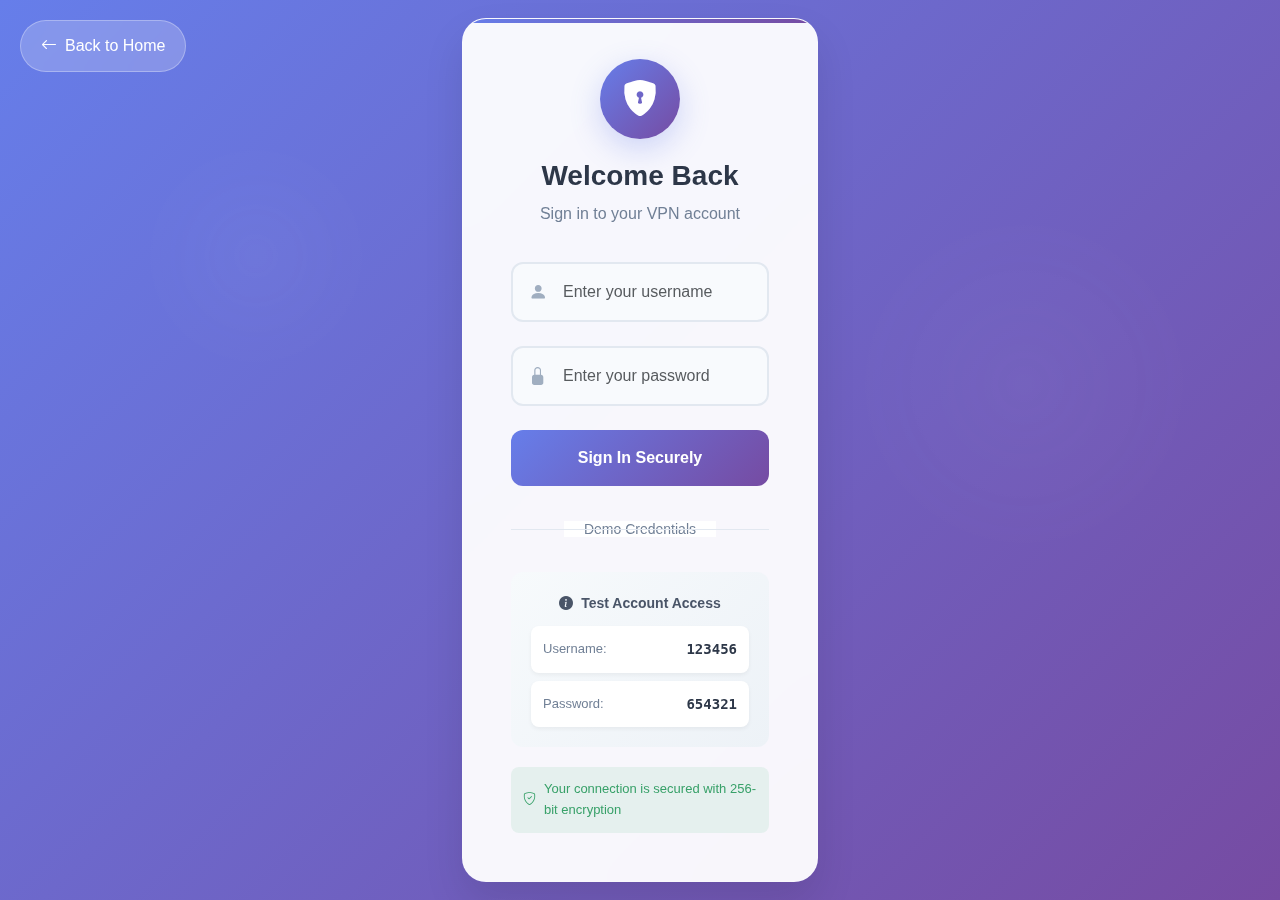
<file: frontend/login.html>
<!DOCTYPE html>
<html lang="en">
<head>
    <meta charset="UTF-8">
    <meta name="viewport" content="width=device-width, initial-scale=1.0">
    <title>Login - VPN Management</title>
    <link href="https://cdn.jsdelivr.net/npm/bootstrap@5.3.0/dist/css/bootstrap.min.css" rel="stylesheet">
    <link href="https://cdn.jsdelivr.net/npm/bootstrap-icons@1.11.0/font/bootstrap-icons.css" rel="stylesheet">
    <link rel="stylesheet" href="css/style.css">
    <style>
        .login-container {
            background: linear-gradient(135deg, #667eea 0%, #764ba2 100%);
            min-height: 100vh;
            position: relative;
            overflow: hidden;
        }
        
        .login-container::before {
            content: '';
            position: absolute;
            top: 0;
            left: 0;
            right: 0;
            bottom: 0;
            background: url('data:image/svg+xml,<svg xmlns="http://www.w3.org/2000/svg" viewBox="0 0 1000 1000"><defs><radialGradient id="a" cx="50%" cy="50%" r="50%"><stop offset="0%" style="stop-color:rgba(255,255,255,0.1)"/><stop offset="100%" style="stop-color:rgba(255,255,255,0)"/></radialGradient></defs><circle cx="200" cy="200" r="100" fill="url(%23a)"/><circle cx="800" cy="300" r="150" fill="url(%23a)"/><circle cx="400" cy="800" r="120" fill="url(%23a)"/></svg>') no-repeat;
            background-size: cover;
            opacity: 0.3;
        }
        
        .back-nav {
            position: absolute;
            top: 20px;
            left: 20px;
            z-index: 10;
        }
        
        .back-btn {
            background: rgba(255, 255, 255, 0.2);
            backdrop-filter: blur(10px);
            border: 1px solid rgba(255, 255, 255, 0.3);
            color: white;
            padding: 12px 20px;
            border-radius: 50px;
            text-decoration: none;
            display: flex;
            align-items: center;
            gap: 8px;
            font-weight: 500;
            transition: all 0.3s ease;
        }
        
        .back-btn:hover {
            background: rgba(255, 255, 255, 0.3);
            color: white;
            transform: translateX(-5px);
        }
        
        .login-card {
            background: rgba(255, 255, 255, 0.95);
            backdrop-filter: blur(20px);
            border: 1px solid rgba(255, 255, 255, 0.2);
            border-radius: 24px;
            box-shadow: 0 20px 40px rgba(0, 0, 0, 0.1);
            position: relative;
            z-index: 5;
            overflow: hidden;
        }
        
        .login-card::before {
            content: '';
            position: absolute;
            top: 0;
            left: 0;
            right: 0;
            height: 4px;
            background: linear-gradient(90deg, #667eea 0%, #764ba2 100%);
        }
        
        .login-header {
            text-align: center;
            padding: 40px 0 20px;
        }
        
        .login-logo {
            width: 80px;
            height: 80px;
            background: linear-gradient(135deg, #667eea 0%, #764ba2 100%);
            border-radius: 50%;
            display: flex;
            align-items: center;
            justify-content: center;
            margin: 0 auto 20px;
            box-shadow: 0 10px 30px rgba(102, 126, 234, 0.3);
        }
        
        .login-logo i {
            font-size: 36px;
            color: white;
        }
        
        .login-title {
            font-size: 28px;
            font-weight: 700;
            color: #2d3748;
            margin-bottom: 8px;
        }
        
        .login-subtitle {
            color: #718096;
            font-size: 16px;
            font-weight: 400;
        }
        
        .form-group {
            position: relative;
            margin-bottom: 24px;
        }
        
        .form-control-modern {
            background: rgba(247, 250, 252, 0.8);
            border: 2px solid #e2e8f0;
            border-radius: 12px;
            padding: 16px 20px 16px 50px;
            font-size: 16px;
            font-weight: 500;
            transition: all 0.3s ease;
            height: auto;
        }
        
        .form-control-modern:focus {
            background: white;
            border-color: #667eea;
            box-shadow: 0 0 0 4px rgba(102, 126, 234, 0.1);
            transform: translateY(-2px);
        }
        
        .input-icon {
            position: absolute;
            left: 18px;
            top: 50%;
            transform: translateY(-50%);
            color: #a0aec0;
            font-size: 18px;
            z-index: 2;
        }
        
        .form-control-modern:focus + .input-icon {
            color: #667eea;
        }
        
        .btn-login {
            background: linear-gradient(135deg, #667eea 0%, #764ba2 100%);
            border: none;
            border-radius: 12px;
            padding: 16px;
            font-size: 16px;
            font-weight: 600;
            color: white;
            width: 100%;
            position: relative;
            overflow: hidden;
            transition: all 0.3s ease;
        }
        
        .btn-login:hover {
            transform: translateY(-2px);
            box-shadow: 0 10px 25px rgba(102, 126, 234, 0.4);
        }
        
        .btn-login:active {
            transform: translateY(0);
        }
        
        .btn-login.loading {
            pointer-events: none;
        }
        
        .loading-spinner {
            display: none;
        }
        
        .btn-login.loading .btn-text {
            opacity: 0;
        }
        
        .btn-login.loading .loading-spinner {
            display: inline-block;
        }
        
        .divider {
            text-align: center;
            margin: 30px 0;
            position: relative;
        }
        
        .divider::before {
            content: '';
            position: absolute;
            top: 50%;
            left: 0;
            right: 0;
            height: 1px;
            background: #e2e8f0;
        }
        
        .divider span {
            background: rgba(255, 255, 255, 0.95);
            padding: 0 20px;
            color: #718096;
            font-size: 14px;
            font-weight: 500;
        }
        
        .demo-credentials {
            background: linear-gradient(135deg, #f7fafc 0%, #edf2f7 100%);
            border-radius: 12px;
            padding: 20px;
            text-align: center;
            margin-top: 20px;
        }
        
        .demo-title {
            font-size: 14px;
            font-weight: 600;
            color: #4a5568;
            margin-bottom: 12px;
        }
        
        .demo-cred {
            background: white;
            border-radius: 8px;
            padding: 12px;
            margin-bottom: 8px;
            display: flex;
            justify-content: space-between;
            align-items: center;
            box-shadow: 0 2px 4px rgba(0, 0, 0, 0.05);
        }
        
        .demo-cred:last-child {
            margin-bottom: 0;
        }
        
        .demo-label {
            font-size: 13px;
            color: #718096;
            font-weight: 500;
        }
        
        .demo-value {
            font-size: 14px;
            font-weight: 600;
            color: #2d3748;
            font-family: 'Monaco', 'Consolas', monospace;
        }
        
        .alert-modern {
            border: none;
            border-radius: 12px;
            padding: 16px 20px;
            margin-bottom: 24px;
            font-weight: 500;
        }
        
        .alert-danger {
            background: linear-gradient(135deg, #fed7d7 0%, #feb2b2 100%);
            color: #c53030;
            border-left: 4px solid #e53e3e;
        }
        
        .security-badge {
            display: flex;
            align-items: center;
            justify-content: center;
            gap: 8px;
            margin-top: 20px;
            padding: 12px;
            background: rgba(72, 187, 120, 0.1);
            border-radius: 8px;
            color: #38a169;
            font-size: 13px;
            font-weight: 500;
        }
        
        @media (max-width: 768px) {
            .back-nav {
                top: 10px;
                left: 10px;
            }
            
            .login-card {
                margin: 20px;
                border-radius: 16px;
            }
            
            .login-title {
                font-size: 24px;
            }
            
            .form-control-modern {
                padding: 14px 16px 14px 45px;
            }
        }
        
        .animate-fade-in {
            animation: fadeInUp 0.6s ease-out;
        }
        
        @keyframes fadeInUp {
            from {
                opacity: 0;
                transform: translateY(30px);
            }
            to {
                opacity: 1;
                transform: translateY(0);
            }
        }
    </style>
</head>
<body>
    <div class="login-container">
        <!-- Back Navigation -->
        <div class="back-nav">
            <a href="index.html" class="back-btn">
                <i class="bi bi-arrow-left"></i>
                <span>Back to Home</span>
            </a>
        </div>
        
        <div class="container">
            <div class="row justify-content-center align-items-center min-vh-100">
                <div class="col-11 col-sm-8 col-md-6 col-lg-5 col-xl-4">
                    <div class="login-card animate-fade-in">
                        <!-- Header -->
                        <div class="login-header">
                            <div class="login-logo">
                                <i class="bi bi-shield-lock-fill"></i>
                            </div>
                            <h1 class="login-title">Welcome Back</h1>
                            <p class="login-subtitle">Sign in to your VPN account</p>
                        </div>
                        
                        <!-- Form -->
                        <div class="px-4 px-sm-5 pb-5">
                            <div id="alertBox" class="alert alert-danger alert-modern d-none" role="alert">
                                <i class="bi bi-exclamation-triangle-fill me-2"></i>
                                <span id="alertText"></span>
                            </div>

                            <form id="loginForm">
                                <div class="form-group">
                                    <input type="text" class="form-control form-control-modern" id="username" placeholder="Enter your username" required>
                                    <i class="bi bi-person-fill input-icon"></i>
                                </div>

                                <div class="form-group">
                                    <input type="password" class="form-control form-control-modern" id="password" placeholder="Enter your password" required>
                                    <i class="bi bi-lock-fill input-icon"></i>
                                </div>

                                <button type="submit" class="btn btn-login">
                                    <span class="btn-text">Sign In Securely</span>
                                    <span class="loading-spinner">
                                        <i class="bi bi-arrow-repeat spin"></i>
                                        Signing in...
                                    </span>
                                </button>
                            </form>

                            <div class="divider">
                                <span>Demo Credentials</span>
                            </div>

                            <div class="demo-credentials">
                                <div class="demo-title">
                                    <i class="bi bi-info-circle-fill me-1"></i>
                                    Test Account Access
                                </div>
                                <div class="demo-cred">
                                    <span class="demo-label">Username:</span>
                                    <span class="demo-value">123456</span>
                                </div>
                                <div class="demo-cred">
                                    <span class="demo-label">Password:</span>
                                    <span class="demo-value">654321</span>
                                </div>
                            </div>
                            
                            <div class="security-badge">
                                <i class="bi bi-shield-check"></i>
                                <span>Your connection is secured with 256-bit encryption</span>
                            </div>
                        </div>
                    </div>
                </div>
            </div>
        </div>
    </div>

    <script src="https://cdn.jsdelivr.net/npm/bootstrap@5.3.0/dist/js/bootstrap.bundle.min.js"></script>
    <script src="js/login.js"></script>
    
    <style>
        .spin {
            animation: spin 1s linear infinite;
        }
        
        @keyframes spin {
            from { transform: rotate(0deg); }
            to { transform: rotate(360deg); }
        }
    </style>
</body>
</html>
</file>
<file: frontend/css/style.css>
:root {
    --primary-color: #007bff;
    --secondary-color: #6c757d;
    --success-color: #28a745;
    --danger-color: #dc3545;
    --warning-color: #ffc107;
    --info-color: #17a2b8;
}

* {
    margin: 0;
    padding: 0;
    box-sizing: border-box;
}

body {
    font-family: 'Segoe UI', Tahoma, Geneva, Verdana, sans-serif;
    line-height: 1.6;
    color: #333;
}

/* Hero Section */
.hero-section {
    background: linear-gradient(135deg, #667eea 0%, #764ba2 100%);
    color: white;
    padding: 100px 0;
    margin-top: 60px;
}

.hero-section h1 {
    font-weight: 700;
    margin-bottom: 20px;
}

.hero-section .lead {
    font-size: 1.4rem;
    margin-bottom: 30px;
}

/* Packages Section */
.packages-section {
    padding: 80px 0;
}

.package-card {
    border: 2px solid #e0e0e0;
    border-radius: 10px;
    padding: 30px;
    text-align: center;
    transition: all 0.3s ease;
    height: 100%;
    display: flex;
    flex-direction: column;
    justify-content: space-between;
}

.package-card:hover {
    border-color: var(--primary-color);
    box-shadow: 0 10px 30px rgba(0, 123, 255, 0.2);
    transform: translateY(-10px);
}

.package-card h4 {
    font-size: 1.5rem;
    font-weight: 600;
    margin-bottom: 15px;
    color: var(--primary-color);
}

.package-price {
    font-size: 2.5rem;
    font-weight: 700;
    color: var(--success-color);
    margin: 20px 0;
}

.package-description {
    color: #666;
    margin-bottom: 20px;
    flex-grow: 1;
}

.package-days {
    background-color: #f0f0f0;
    padding: 10px;
    border-radius: 5px;
    margin-bottom: 20px;
    font-weight: 600;
}

.package-card .btn {
    margin-top: 10px;
}

/* Features Section */
.features-section {
    padding: 80px 0;
}

.feature-card {
    text-align: center;
    padding: 30px;
    border-radius: 10px;
    background: white;
    box-shadow: 0 5px 15px rgba(0, 0, 0, 0.1);
    transition: all 0.3s ease;
    height: 100%;
}

.feature-card:hover {
    transform: translateY(-5px);
    box-shadow: 0 10px 25px rgba(0, 0, 0, 0.15);
}

.feature-card i {
    color: var(--primary-color);
    margin-bottom: 15px;
}

.feature-card h4 {
    font-size: 1.2rem;
    font-weight: 600;
    margin-bottom: 10px;
    color: #333;
}

.feature-card p {
    color: #666;
    font-size: 0.95rem;
}

/* Login Form */
.card {
    border: none;
    border-radius: 15px;
    margin-top: 20px;
}

.form-control:focus {
    border-color: var(--primary-color);
    box-shadow: 0 0 0 0.2rem rgba(0, 123, 255, 0.25);
}

.form-control-lg {
    height: 50px;
    font-size: 1.1rem;
}

/* Dashboard */
.min-vh-100 {
    min-height: 100vh;
}

.list-group-item {
    border: none;
    border-left: 4px solid transparent;
    transition: all 0.3s ease;
}

.list-group-item.active {
    background-color: var(--primary-color);
    border-left-color: var(--primary-color);
}

.list-group-item:hover {
    border-left-color: var(--primary-color);
    background-color: #f8f9fa;
}

.list-group-item.active:hover {
    background-color: var(--primary-color);
}

.content-tab {
    animation: fadeIn 0.3s ease;
}

@keyframes fadeIn {
    from {
        opacity: 0;
        transform: translateY(10px);
    }
    to {
        opacity: 1;
        transform: translateY(0);
    }
}

.card-header {
    border-radius: 15px 15px 0 0 !important;
    border: none;
}

.table {
    vertical-align: middle;
}

.table thead {
    background-color: #f8f9fa;
    font-weight: 600;
}

.badge {
    padding: 8px 12px;
    font-size: 0.9rem;
}

.btn-sm {
    padding: 5px 10px;
    font-size: 0.85rem;
}

/* Status Badges */
.status-active {
    background-color: var(--success-color);
}

.status-suspended {
    background-color: var(--danger-color);
}

.status-expired {
    background-color: var(--warning-color);
}

/* Utilities */
.text-muted-sm {
    font-size: 0.85rem;
    color: #6c757d;
}

.rounded-lg {
    border-radius: 10px;
}

/* Responsive */
@media (max-width: 768px) {
    .hero-section {
        padding: 50px 0;
    }

    .hero-section h1 {
        font-size: 2rem;
    }

    .hero-section .lead {
        font-size: 1.1rem;
    }

    .package-card {
        padding: 20px;
    }

    .package-price {
        font-size: 2rem;
    }

    .feature-card {
        margin-bottom: 20px;
    }
}

/* Enhanced Responsive Design - Mobile First Approach */

/* Extra Small devices (phones, 576px and down) */
@media (max-width: 575.98px) {
    .hero-section {
        padding: 40px 0;
        margin-top: 56px; /* Account for navbar height */
        text-align: center;
    }
    
    .hero-section h1 {
        font-size: 1.75rem;
        line-height: 1.3;
        margin-bottom: 15px;
    }
    
    .hero-section .lead {
        font-size: 1rem;
        margin-bottom: 25px;
    }
    
    .hero-section .btn {
        display: block;
        width: 100%;
        margin-bottom: 10px;
        padding: 12px;
    }
    
    .hero-section .btn:last-child {
        margin-bottom: 0;
    }
    
    /* Package cards on mobile */
    .package-card {
        padding: 20px 15px;
        margin-bottom: 20px;
    }
    
    .package-price {
        font-size: 2rem;
    }
    
    .package-card h4 {
        font-size: 1.25rem;
    }
    
    /* Feature cards on mobile */
    .feature-card {
        padding: 20px 15px;
        margin-bottom: 15px;
        text-align: center;
    }
    
    .feature-card i {
        font-size: 2rem !important;
    }
    
    .feature-card h4 {
        font-size: 1.1rem;
    }
    
    /* Tables on mobile */
    .table-responsive {
        font-size: 0.85rem;
    }
    
    .table th,
    .table td {
        padding: 0.5rem 0.25rem;
        white-space: nowrap;
    }
    
    /* Buttons on mobile */
    .btn-sm {
        font-size: 0.75rem;
        padding: 4px 8px;
    }
    
    /* Sidebar on mobile */
    .list-group-item {
        padding: 12px 15px;
        font-size: 0.9rem;
    }
    
    /* Cards on mobile */
    .card {
        margin-bottom: 15px;
    }
    
    .card-body {
        padding: 15px;
    }
    
    /* Forms on mobile */
    .form-control {
        font-size: 16px; /* Prevents zoom on iOS */
    }
    
    /* Navigation improvements */
    .navbar-brand {
        font-size: 1.1rem;
    }
    
    .navbar-nav .nav-link {
        padding: 8px 15px;
    }
    
    /* Section padding adjustments */
    .packages-section,
    .features-section {
        padding: 40px 0;
    }
}

/* Small devices (landscape phones, 576px and up) */
@media (min-width: 576px) and (max-width: 767.98px) {
    .hero-section {
        padding: 60px 0;
    }
    
    .hero-section h1 {
        font-size: 2.25rem;
    }
    
    .hero-section .lead {
        font-size: 1.2rem;
    }
    
    .package-card {
        padding: 25px;
    }
    
    .feature-card {
        padding: 25px;
    }
    
    .packages-section,
    .features-section {
        padding: 60px 0;
    }
}

/* Medium devices (tablets, 768px and up) */
@media (min-width: 768px) and (max-width: 991.98px) {
    .hero-section {
        padding: 70px 0;
    }
    
    .hero-section h1 {
        font-size: 2.5rem;
    }
    
    .hero-section .lead {
        font-size: 1.3rem;
    }
    
    .package-card {
        padding: 25px;
        min-height: 400px;
    }
    
    .feature-card {
        padding: 25px;
        min-height: 250px;
    }
    
    /* Dashboard improvements for tablets */
    .col-md-3 {
        margin-bottom: 20px;
    }
    
    .list-group {
        display: flex;
        flex-direction: row;
        overflow-x: auto;
        white-space: nowrap;
    }
    
    .list-group-item {
        flex: 0 0 auto;
        border-radius: 5px;
        margin-right: 10px;
    }
}

/* Large devices (desktops, 992px and up) */
@media (min-width: 992px) and (max-width: 1199.98px) {
    .hero-section {
        padding: 80px 0;
    }
    
    .package-card {
        min-height: 420px;
    }
    
    .feature-card {
        min-height: 280px;
    }
}

/* Extra large devices (large desktops, 1200px and up) */
@media (min-width: 1200px) {
    .hero-section {
        padding: 100px 0;
    }
    
    .container {
        max-width: 1140px;
    }
    
    .package-card {
        min-height: 450px;
    }
    
    .feature-card {
        min-height: 300px;
    }
}

/* Dashboard Mobile Optimizations */
@media (max-width: 991.98px) {
    /* Mobile dashboard layout */
    .container-fluid .row {
        flex-direction: column;
    }
    
    .col-md-3,
    .col-md-9 {
        width: 100%;
        max-width: 100%;
        padding: 0 15px;
    }
    
    .col-md-3 {
        margin-bottom: 20px;
    }
    
    /* Mobile sidebar */
    .list-group {
        display: flex;
        flex-direction: row;
        overflow-x: auto;
        padding: 10px 0;
        margin-bottom: 20px;
        border-radius: 10px;
        background: #f8f9fa;
    }
    
    .list-group-item {
        flex: 0 0 auto;
        border: none;
        border-radius: 8px;
        margin: 0 5px;
        white-space: nowrap;
        font-size: 0.9rem;
        padding: 10px 15px;
    }
    
    .list-group-item.active {
        background: var(--primary-color);
        color: white;
    }
    
    /* Mobile tables */
    .table-responsive {
        border-radius: 10px;
        box-shadow: 0 2px 10px rgba(0,0,0,0.1);
    }
    
    .table {
        margin-bottom: 0;
        font-size: 0.85rem;
    }
    
    .table th {
        font-size: 0.8rem;
        font-weight: 600;
        text-transform: uppercase;
        letter-spacing: 0.5px;
    }
    
    .table td {
        vertical-align: middle;
    }
    
    /* Mobile admin tabs */
    .nav-tabs {
        flex-wrap: nowrap;
        overflow-x: auto;
    }
    
    .nav-tabs .nav-link {
        flex: 0 0 auto;
        white-space: nowrap;
        padding: 8px 15px;
        font-size: 0.9rem;
    }
    
    /* Mobile forms */
    .row.mb-3 .col-md-6 {
        margin-bottom: 15px;
    }
    
    /* Mobile cards spacing */
    .card {
        margin-bottom: 20px;
        border-radius: 12px;
        box-shadow: 0 2px 15px rgba(0,0,0,0.08);
    }
    
    .card-header {
        font-size: 1.1rem;
        font-weight: 600;
    }
}

/* Touch device optimizations */
@media (hover: none) and (pointer: coarse) {
    /* Larger touch targets */
    .btn {
        min-height: 44px;
        padding: 12px 20px;
    }
    
    .btn-sm {
        min-height: 36px;
        padding: 8px 15px;
    }
    
    .list-group-item {
        min-height: 44px;
    }
    
    .nav-link {
        min-height: 44px;
        display: flex;
        align-items: center;
    }
    
    /* Remove hover effects on touch devices */
    .package-card:hover,
    .feature-card:hover,
    .btn:hover {
        transform: none;
        box-shadow: inherit;
    }
    
    /* Better tap targets for tables */
    .table th,
    .table td {
        padding: 12px 8px;
    }
}

/* Landscape phone optimizations */
@media (max-height: 500px) and (orientation: landscape) {
    .hero-section {
        padding: 30px 0;
    }
    
    .navbar {
        padding: 0.25rem 0;
    }
    
    .packages-section,
    .features-section {
        padding: 30px 0;
    }
}

/* Print styles */
@media print {
    .navbar,
    .btn,
    .list-group,
    .alert {
        display: none !important;
    }
    
    .card {
        border: 1px solid #000 !important;
        box-shadow: none !important;
    }
    
    .table {
        font-size: 12px;
    }
}

/* Dark mode support (if system preference) */
@media (prefers-color-scheme: dark) {
    :root {
        --bs-body-bg: #1a1a1a;
        --bs-body-color: #ffffff;
    }
    
    .card {
        background-color: #2d2d2d;
        border-color: #404040;
    }
    
    .table {
        --bs-table-bg: #2d2d2d;
        --bs-table-color: #ffffff;
    }
}

/* Accessibility improvements */
@media (prefers-reduced-motion: reduce) {
    *,
    *::before,
    *::after {
        animation-duration: 0.01ms !important;
        animation-iteration-count: 1 !important;
        transition-duration: 0.01ms !important;
    }
}

/* High contrast mode support */
@media (prefers-contrast: high) {
    .card {
        border: 2px solid currentColor;
    }
    
    .btn {
        border: 2px solid currentColor;
    }
    
    .table th,
    .table td {
        border: 1px solid currentColor;
    }
}

/* Animations */
.btn {
    transition: all 0.3s ease;
}

.btn:hover {
    transform: translateY(-2px);
    box-shadow: 0 5px 15px rgba(0, 0, 0, 0.2);
}

.spinner-border {
    color: var(--primary-color);
}

/* Alert */
.alert {
    border-radius: 10px;
    border: none;
}

.alert-danger {
    background-color: #f8d7da;
    color: #721c24;
}

.alert-success {
    background-color: #d4edda;
    color: #155724;
}

.alert-info {
    background-color: #d1ecf1;
    color: #0c5460;
}
</file>
